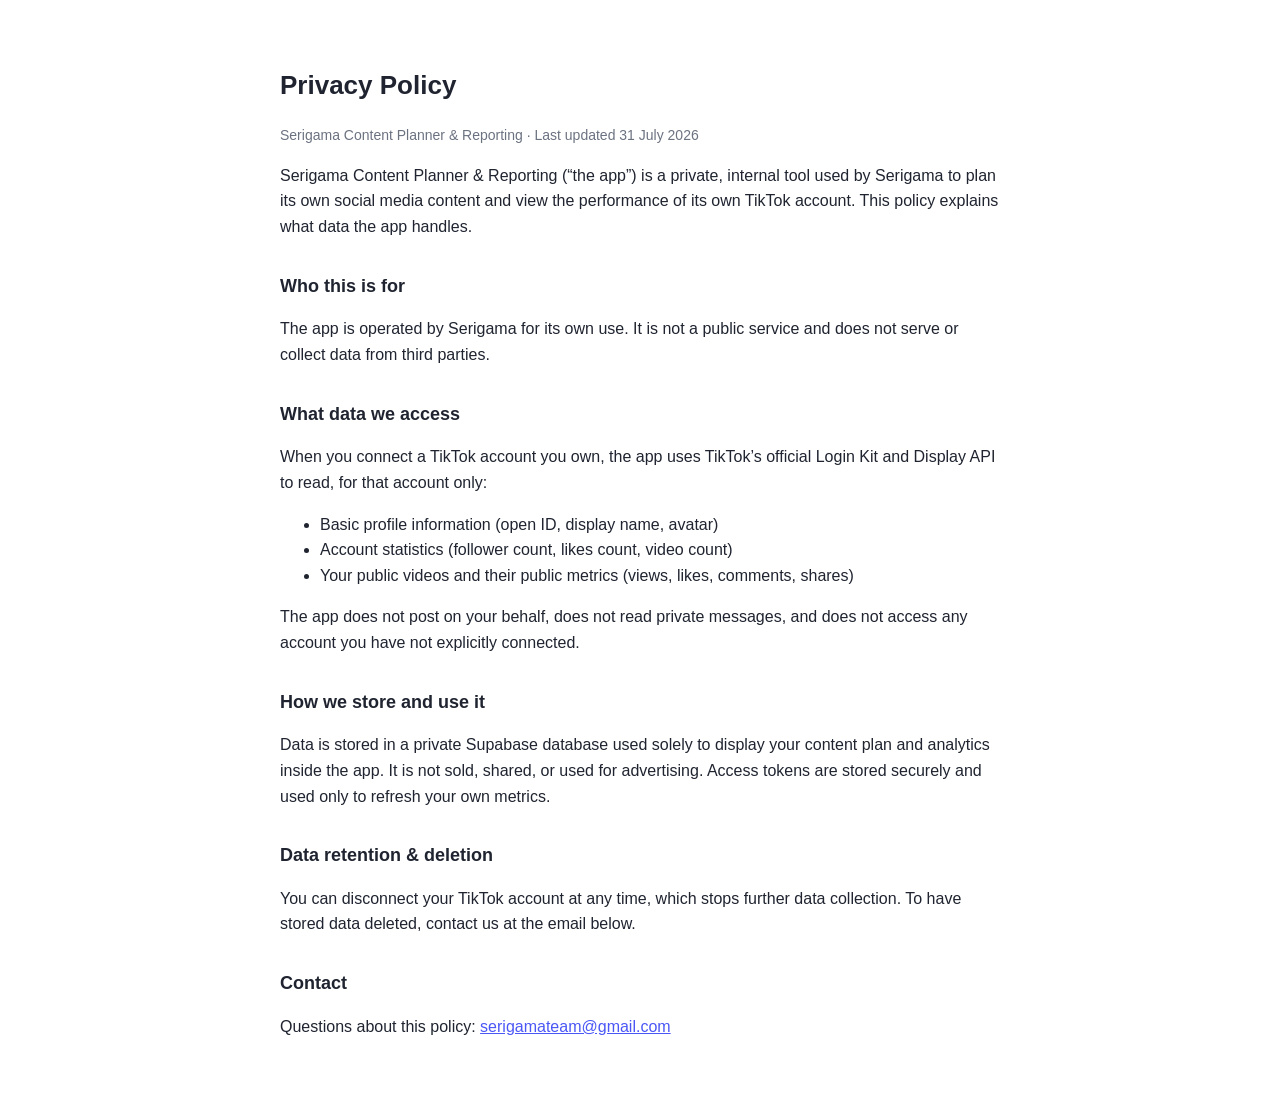
<file: public/privacy.html>
<!doctype html>
<html lang="en">
<head>
<meta charset="utf-8" />
<meta name="viewport" content="width=device-width, initial-scale=1" />
<title>Privacy Policy — Serigama Content Planner & Reporting</title>
<style>
  body { font-family: -apple-system, BlinkMacSystemFont, "Segoe UI", Roboto, Helvetica, Arial, sans-serif; color: #1f2430; max-width: 720px; margin: 0 auto; padding: 48px 24px; line-height: 1.6; }
  h1 { font-size: 26px; } h2 { font-size: 18px; margin-top: 32px; }
  a { color: #4b57f5; }
  .muted { color: #6b7280; font-size: 14px; }
</style>
</head>
<body>
  <h1>Privacy Policy</h1>
  <p class="muted">Serigama Content Planner & Reporting · Last updated 31 July 2026</p>

  <p>Serigama Content Planner & Reporting (“the app”) is a private, internal tool used by Serigama to plan
  its own social media content and view the performance of its own TikTok account. This policy
  explains what data the app handles.</p>

  <h2>Who this is for</h2>
  <p>The app is operated by Serigama for its own use. It is not a public service and does not
  serve or collect data from third parties.</p>

  <h2>What data we access</h2>
  <p>When you connect a TikTok account you own, the app uses TikTok’s official Login Kit and
  Display API to read, for that account only:</p>
  <ul>
    <li>Basic profile information (open ID, display name, avatar)</li>
    <li>Account statistics (follower count, likes count, video count)</li>
    <li>Your public videos and their public metrics (views, likes, comments, shares)</li>
  </ul>
  <p>The app does not post on your behalf, does not read private messages, and does not access
  any account you have not explicitly connected.</p>

  <h2>How we store and use it</h2>
  <p>Data is stored in a private Supabase database used solely to display your content plan and
  analytics inside the app. It is not sold, shared, or used for advertising. Access tokens are
  stored securely and used only to refresh your own metrics.</p>

  <h2>Data retention &amp; deletion</h2>
  <p>You can disconnect your TikTok account at any time, which stops further data collection.
  To have stored data deleted, contact us at the email below.</p>

  <h2>Contact</h2>
  <p>Questions about this policy: <a href="mailto:serigamateam@gmail.com">serigamateam@gmail.com</a></p>
</body>
</html>
</file>
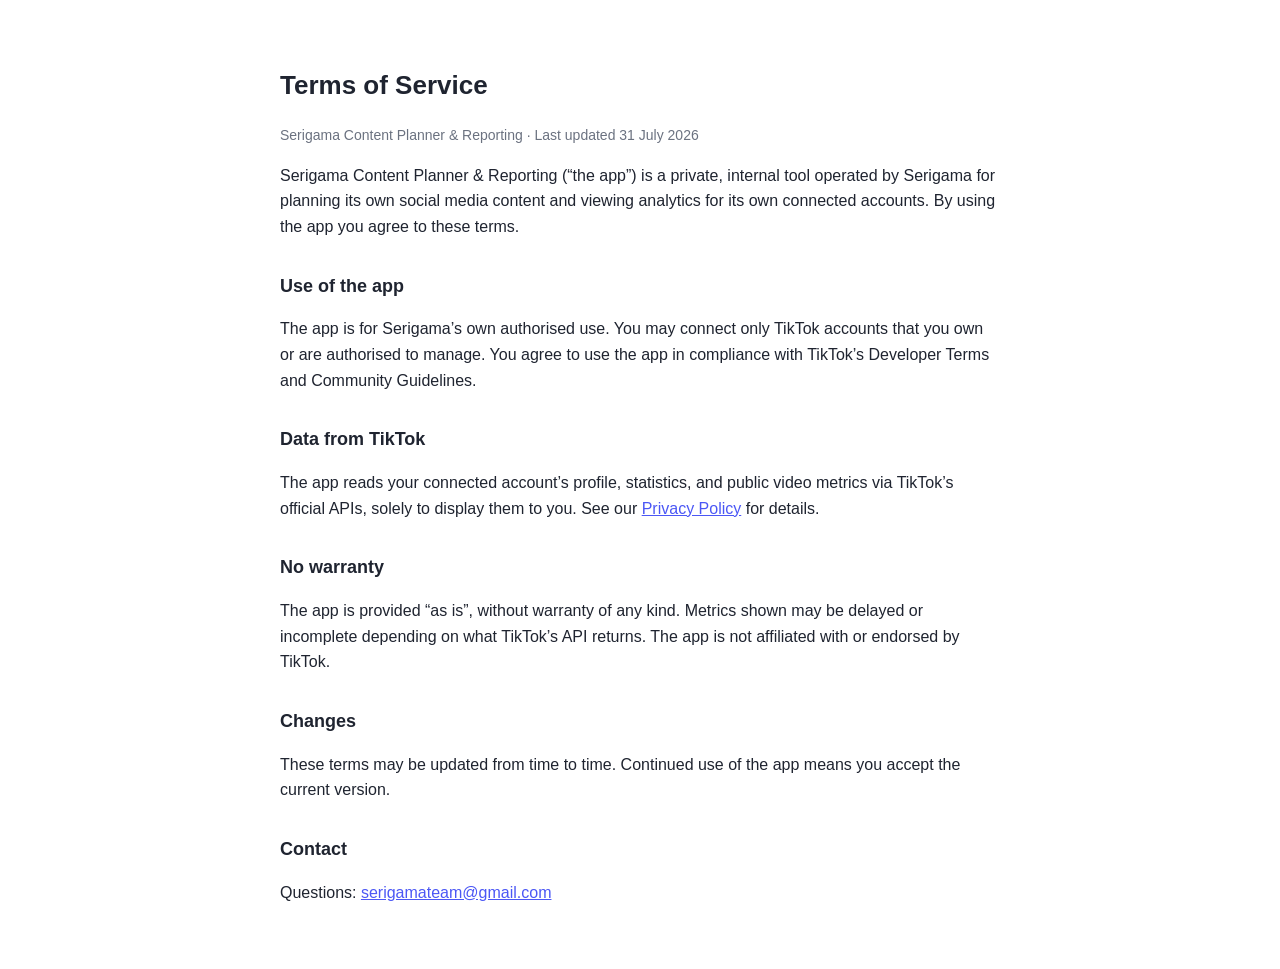
<file: public/terms.html>
<!doctype html>
<html lang="en">
<head>
<meta charset="utf-8" />
<meta name="viewport" content="width=device-width, initial-scale=1" />
<title>Terms of Service — Serigama Content Planner & Reporting</title>
<style>
  body { font-family: -apple-system, BlinkMacSystemFont, "Segoe UI", Roboto, Helvetica, Arial, sans-serif; color: #1f2430; max-width: 720px; margin: 0 auto; padding: 48px 24px; line-height: 1.6; }
  h1 { font-size: 26px; } h2 { font-size: 18px; margin-top: 32px; }
  a { color: #4b57f5; }
  .muted { color: #6b7280; font-size: 14px; }
</style>
</head>
<body>
  <h1>Terms of Service</h1>
  <p class="muted">Serigama Content Planner & Reporting · Last updated 31 July 2026</p>

  <p>Serigama Content Planner & Reporting (“the app”) is a private, internal tool operated by Serigama for
  planning its own social media content and viewing analytics for its own connected accounts.
  By using the app you agree to these terms.</p>

  <h2>Use of the app</h2>
  <p>The app is for Serigama’s own authorised use. You may connect only TikTok accounts that you
  own or are authorised to manage. You agree to use the app in compliance with TikTok’s
  Developer Terms and Community Guidelines.</p>

  <h2>Data from TikTok</h2>
  <p>The app reads your connected account’s profile, statistics, and public video metrics via
  TikTok’s official APIs, solely to display them to you. See our
  <a href="privacy.html">Privacy Policy</a> for details.</p>

  <h2>No warranty</h2>
  <p>The app is provided “as is”, without warranty of any kind. Metrics shown may be delayed or
  incomplete depending on what TikTok’s API returns. The app is not affiliated with or endorsed
  by TikTok.</p>

  <h2>Changes</h2>
  <p>These terms may be updated from time to time. Continued use of the app means you accept the
  current version.</p>

  <h2>Contact</h2>
  <p>Questions: <a href="mailto:serigamateam@gmail.com">serigamateam@gmail.com</a></p>
</body>
</html>
</file>
